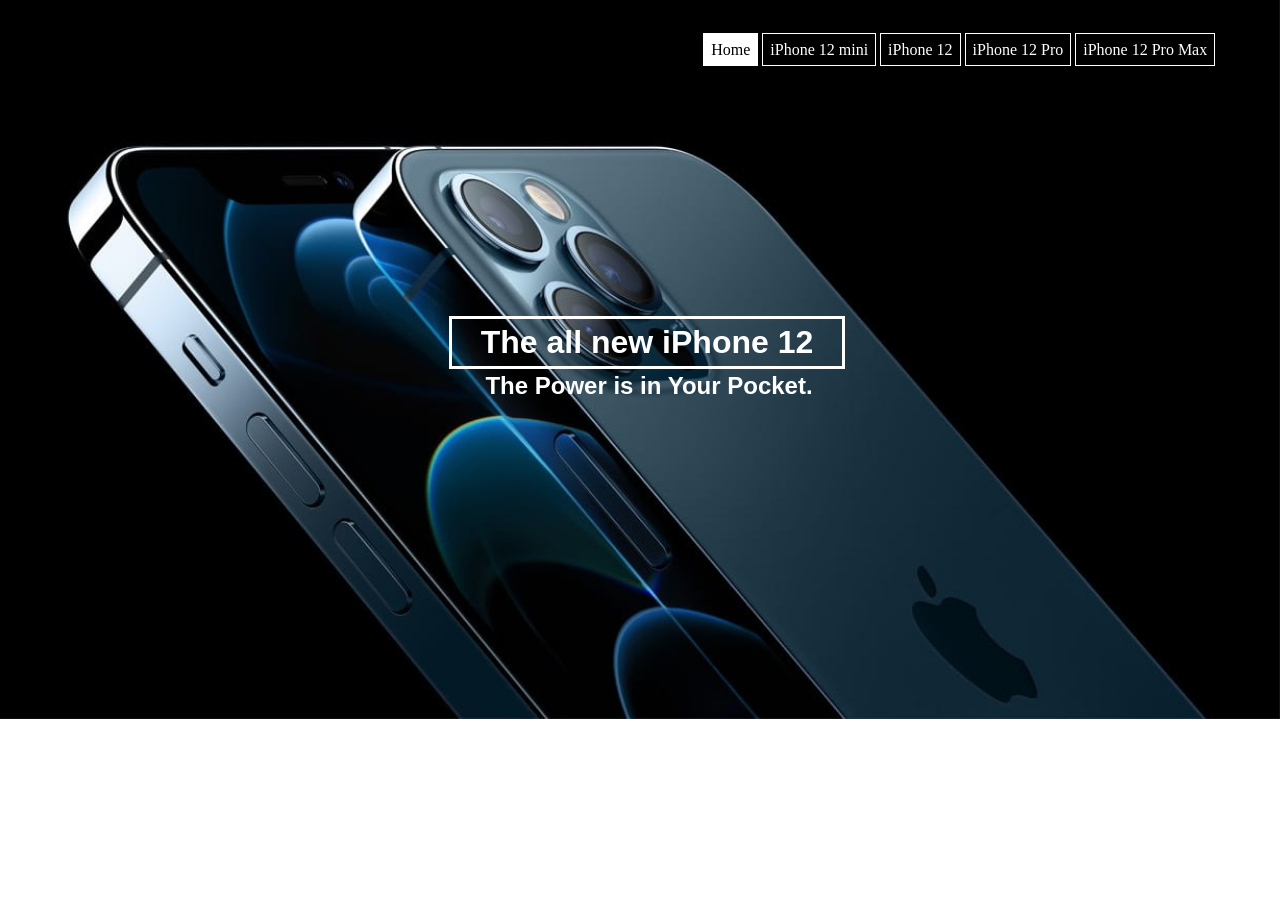
<file: index.html>
<!DOCTYPE html>
<html lang="en">

<head>
    <meta charset="UTF-8">
    <meta name="viewport" content="width=device-width, initial-scale=1.0">
    <title>Apple iPhone 12</title>
    <link rel="stylesheet" type="text/css" href="style.css">
</head>

<body>
    <div class="mainText">
        <h1 class="h1">The all new iPhone 12 </h1><br>
        <h2 class="h2">The Power is in Your Pocket.</h2>
    </div>
    <div class="links">

        <a class="b0" href="#">Home</a>
        <a class="b1" href="iPhone12mini.html">iPhone 12 mini</a>
        <a class="b2" href="iphone12.html">iPhone 12</a>
        <a class="b3" href="iphone12pro.html">iPhone 12 Pro</a>
        <a class="b4" href="iphone12promax.html">iPhone 12 Pro Max</a>

    </div>
</body>

</html>
</file>
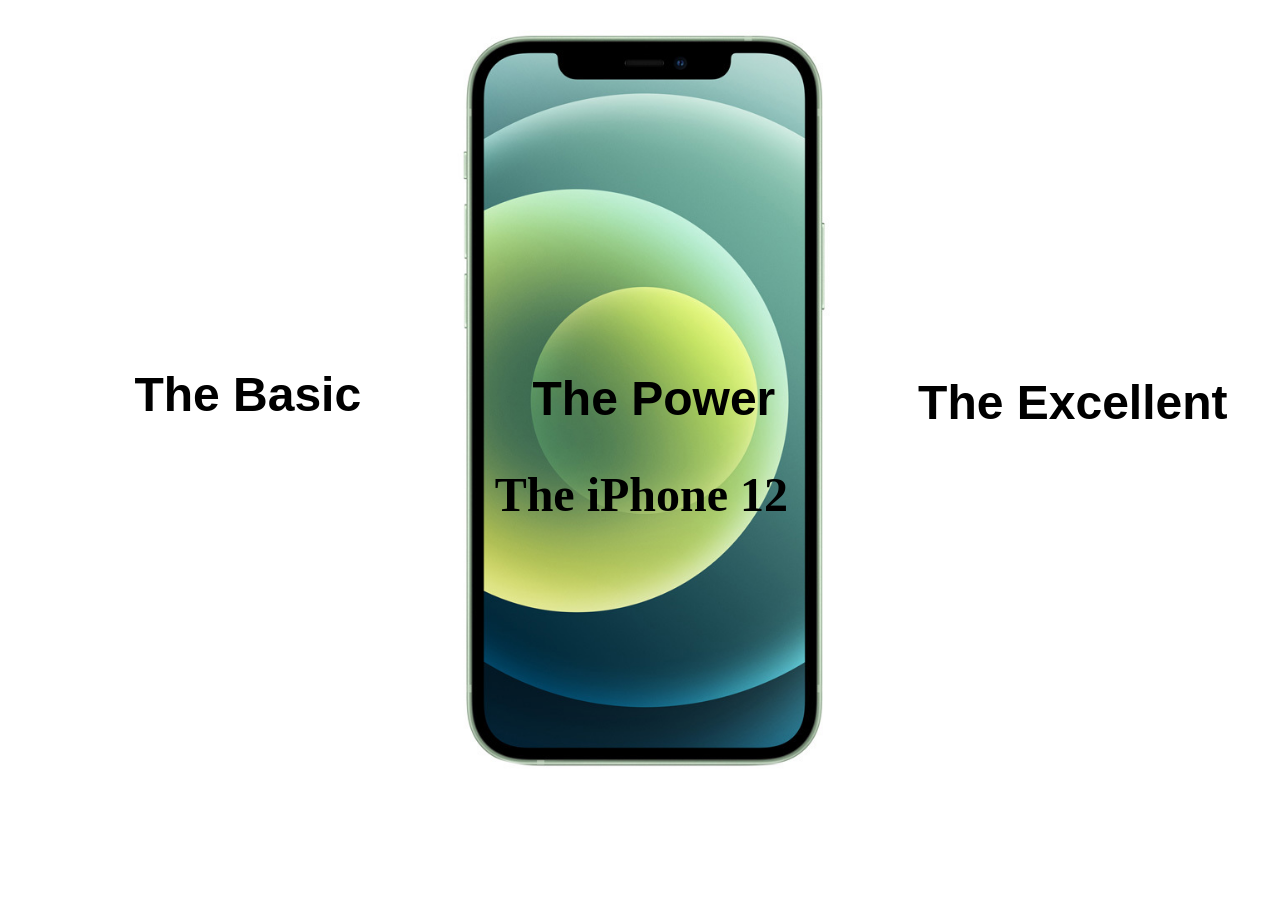
<file: iphone12.html>
<!DOCTYPE html>
<html lang="en">

<head>
    <meta charset="UTF-8">
    <meta name="viewport" content="width=device-width, initial-scale=1.0">
    <title>iPhone 12</title>
</head>
<style>
    body {
        background-image: url(12.jpg);
        background-repeat: no-repeat;
        background-position-x: 50%;
        background-position-y: 6%;
        background-size: 65%;
        background-color: white;
    }
    
    .l1 {
        color: black;
        font-family: 'Gill Sans', 'Gill Sans MT', Calibri, 'Trebuchet MS', sans-serif;
        margin-top: 29%;
        margin-left: 10%;
        font-size: xxx-large;
    }
    
    .l2 {
        color: black;
        font-family: 'Gill Sans', 'Gill Sans MT', Calibri, 'Trebuchet MS', sans-serif;
        margin-top: -8%;
        margin-left: 41.5%;
        font-size: xxx-large;
    }
    
    .l3 {
        color: black;
        font-family: 'Gill Sans', 'Gill Sans MT', Calibri, 'Trebuchet MS', sans-serif;
        margin-top: -8%;
        margin-left: 72%;
        font-size: xxx-large;
    }
    
    .l4 {
        color: black;
        font-family: century gothic;
        margin-top: -1%;
        margin-left: 38.5%;
        font-size: 300%;
    }
</style>

<body>
    <h1 class="l1">The Basic</h1><br>
    <h1 class="l2">The Power</h1><br>
    <h1 class="l3">The Excellent</h1><br>
    <h1 class="l4">The iPhone 12</h1>
</body>

</html>
</file>
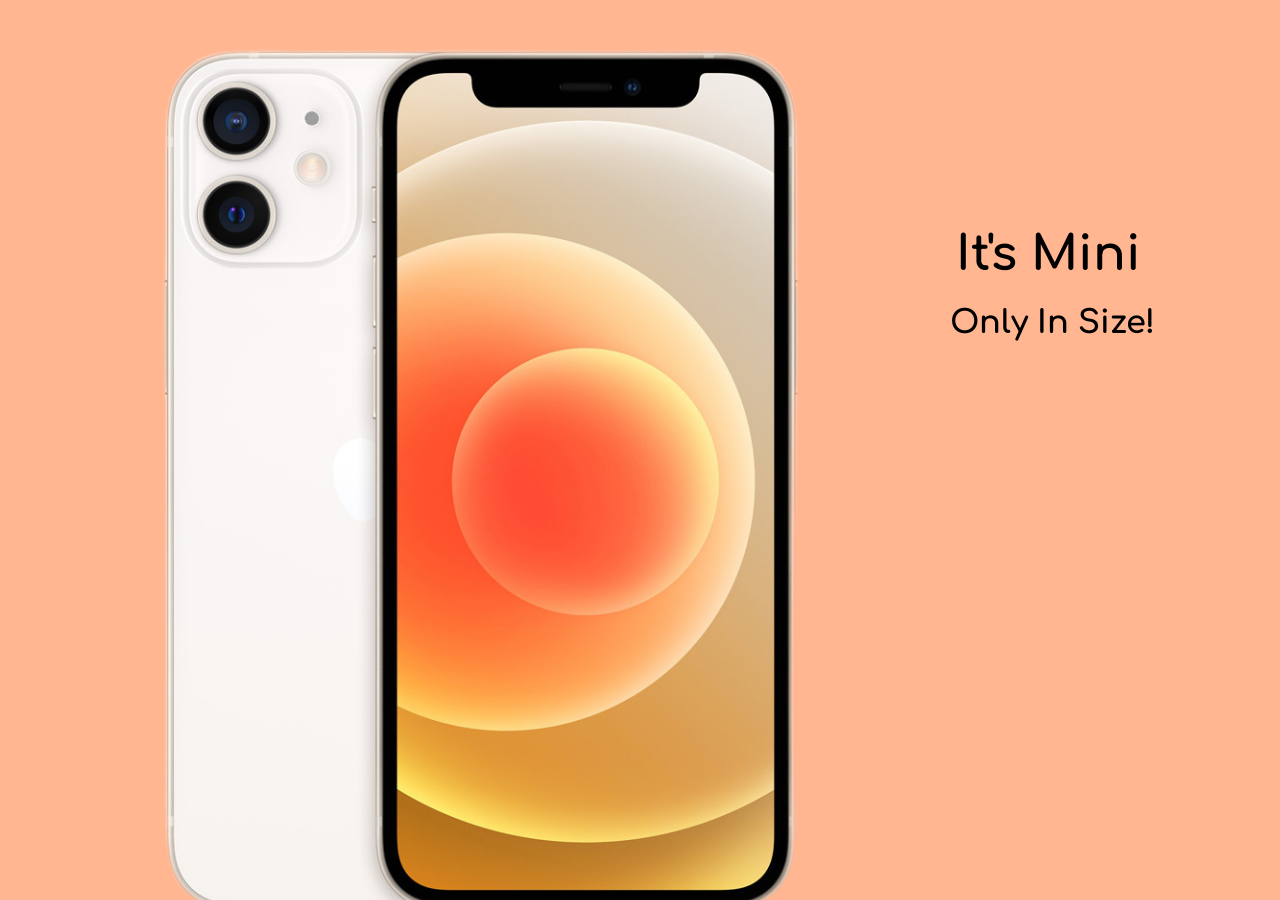
<file: iPhone12mini.html>
<!DOCTYPE html>
<html lang="en">

<head>
    <meta charset="UTF-8">
    <meta name="viewport" content="width=device-width, initial-scale=1.0">
    <title>iPhone 12 Mini</title>
</head>
<link href="https://fonts.googleapis.com/css2?family=Comfortaa:wght@500&display=swap" rel="stylesheet">
<style>
    body {
        background-image: url(mini.png);
        background-repeat: no-repeat;
        background-position: 25% 0% 0% 25%;
        background-size: 75%;
        background-color: #ffb691;
    }
    
    .h1 {
        color: black;
        font-family: 'Comfortaa', cursive;
        margin-top: 18%;
        margin-left: 75%;
        font-size: xxx-large;
        transition: 0.6s ease;
    }
    
    .h2 {
        color: black;
        font-family: 'Comfortaa', cursive;
        margin-top: -2%;
        margin-left: 74.5%;
        font-size: xx-large;
        transition: 0.6s ease;
    }
</style>

<body>
    <h1 class="h1">It's Mini</h1><br>
    <h2 class="h2">Only In Size!</h2>
</body>

</html>
</file>
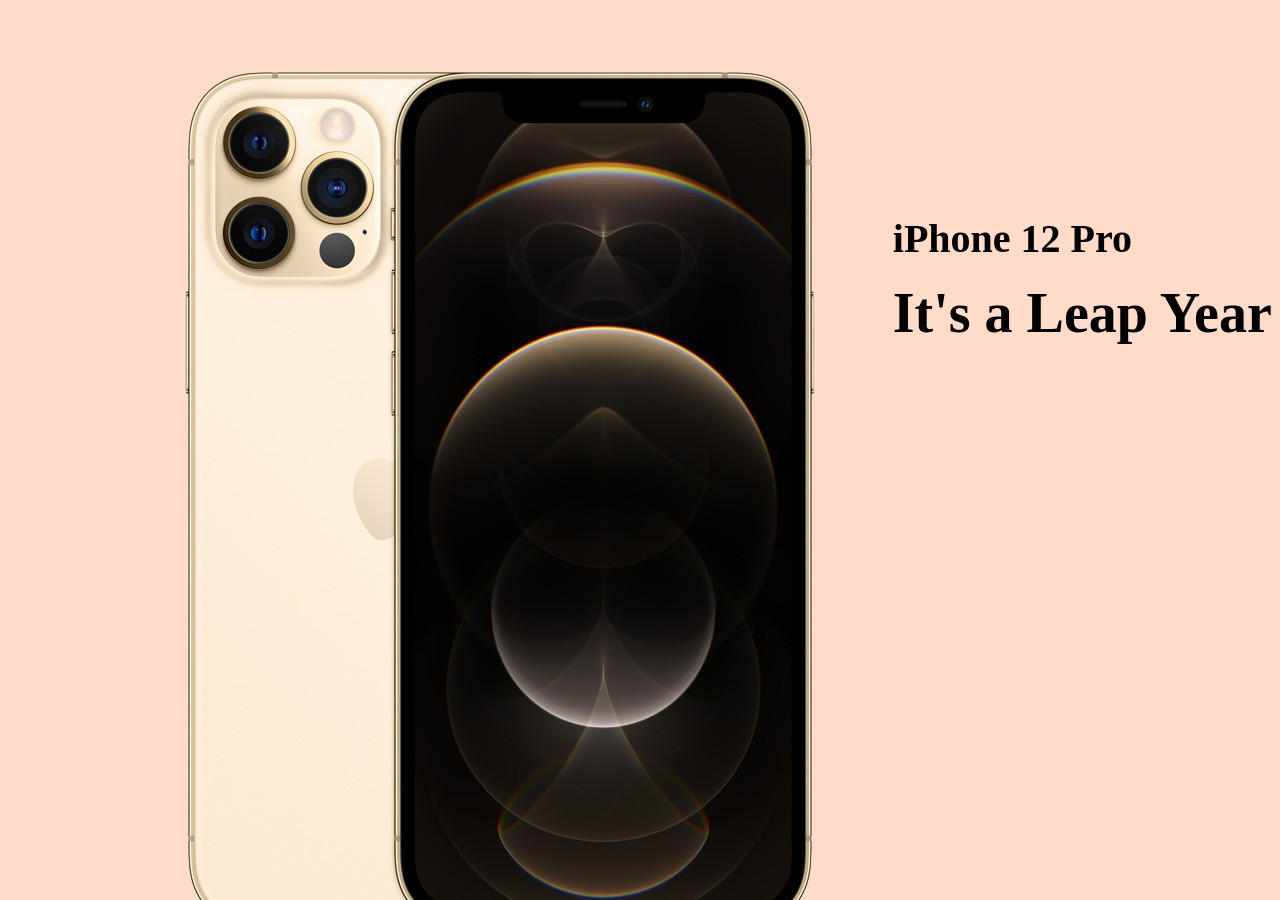
<file: iphone12pro.html>
<!DOCTYPE html>
<html lang="en">

<head>
    <meta charset="UTF-8">
    <meta name="viewport" content="width=device-width, initial-scale=1.0">
    <title>iPhone 12 Pro</title>
</head>
<link href="https://fonts.googleapis.com/css2?family=Comfortaa:wght@500&display=swap" rel="stylesheet">
<style>
    body {
        background-image: url(pro.png);
        background-repeat: no-repeat;
        background-color: #ffdcc9;
    }
    
    .l1 {
        color: black;
        font-family: 'calibri', cursive;
        margin-top: 17%;
        margin-left: 70%;
        font-size: 250%;
    }
    
    .l2 {
        color: black;
        font-family: 'Calibri', cursive;
        margin-top: -2%;
        margin-left: 70%;
        font-size: 350%;
    }
</style>

<body>
    <div>
        <h1 class="l1">iPhone 12 Pro</h1>
    </div>
    <br>
    <div>
        <h1 class="l2">It's a Leap Year</h1>
    </div>
</body>

</html>
</file>
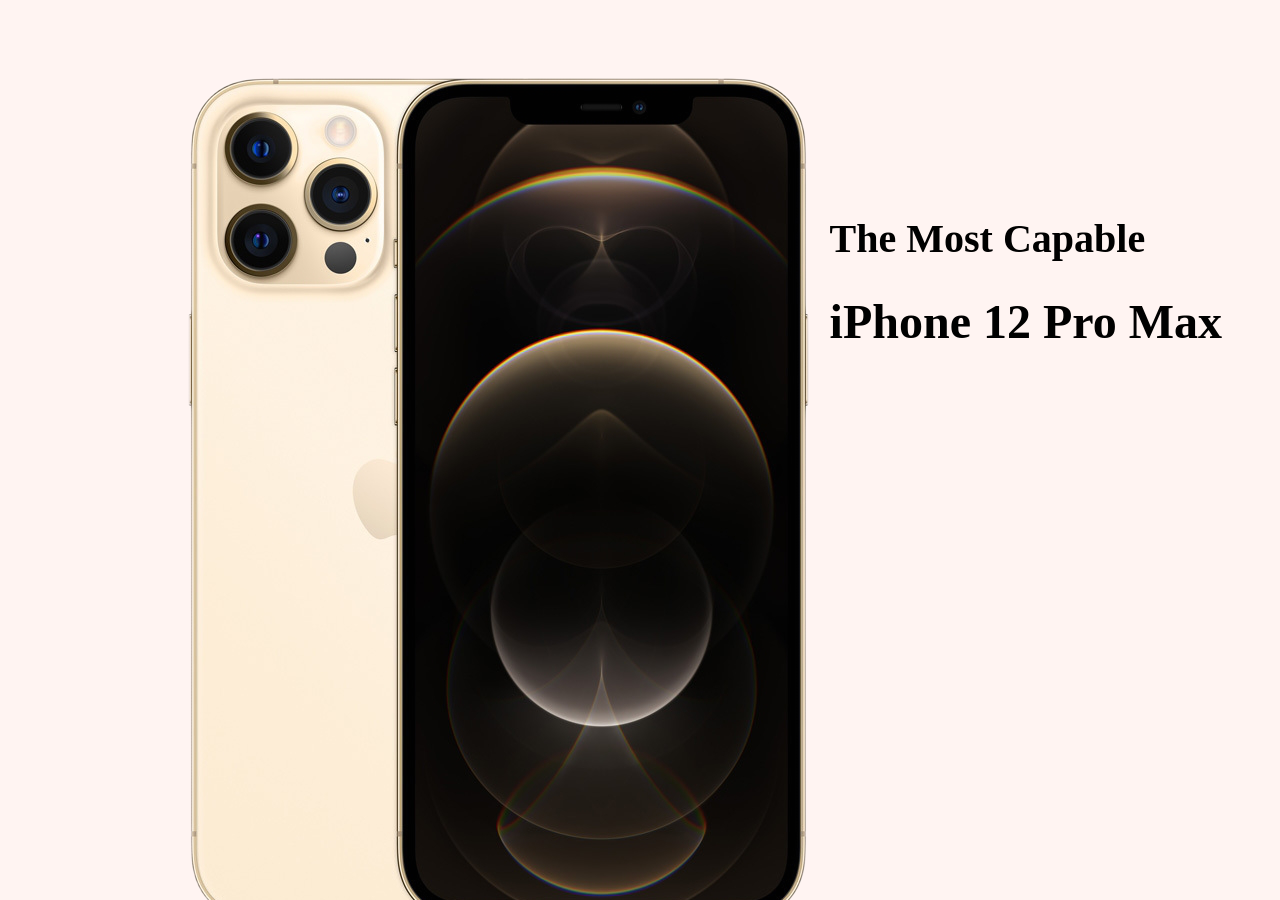
<file: iphone12promax.html>
<!DOCTYPE html>
<html lang="en">

<head>
    <meta charset="UTF-8">
    <meta name="viewport" content="width=device-width, initial-scale=1.0">
    <title>iPhone 12 Pro Max</title>
</head>
<style>
    body {
        background-image: url(promax.png);
        background-repeat: no-repeat;
        background-color: #fff4f2;
    }
    
    .l1 {
        color: black;
        font-family: calibri;
        margin-top: 17%;
        margin-left: 65%;
        font-size: 250%;
    }
    
    .l2 {
        color: black;
        font-family: calibri;
        margin-top: -1%;
        margin-left: 65%;
        font-size: 300%;
    }
</style>

<body>
    <h1 class="l1">The Most Capable</h1><br>
    <h1 class="l2">iPhone 12 Pro Max</h1>
</body>

</html>
</file>
<file: style.css>
* body {
     background-image: url(homeBackground.jpg);
     background-repeat: no-repeat;
     background-size: 100%;
 }
 
 .h1 {
     color: #ffffff;
     font-family: 'Gill Sans', 'Gill Sans MT', Calibri, 'Trebuchet MS', sans-serif;
     padding: 5px 20px;
     margin: 25% 0% 0% 25%;
     border-style: solid;
     width: 70%;
 }
 
 .mainText {
     margin: 25% 0% 0% 25%;
     width: 500px;
     text-align: center;
     vertical-align: 50%;
 }
 
 h1 {
     margin: 20px;
     padding: 10px 0px;
 }
 
 .h2 {
     color: white;
     font-family: 'Gill Sans', 'Gill Sans MT', Calibri, 'Trebuchet MS', sans-serif;
     margin-left: 30%;
     margin-top: -3%;
 }
 
 .links {
     margin-top: -30%;
     margin-left: 55%;
     transition: 0.6s ease;
 }
 
 .links :hover {
     color: black;
     background-color: white;
 }

a {
     text-decoration: none
}
 
 .b0 {
     color: black;
     background-color: white;
     font-family: century gothic;
     border-style: solid;
     border-color: white;
     border-width: 1px;
     padding: 7px;
     transition: 0.6s ease;
 }
 
 .b1 {
     color: white;
     font-family: century gothic;
     border-style: solid;
     border-color: white;
     border-width: 1px;
     padding: 7px;
     transition: 0.6s ease;
 }
 
 .b2 {
     color: white;
     font-family: century gothic;
     border-style: solid;
     border-color: white;
     border-width: 1px;
     padding: 7px;
     transition: 0.6s ease;
 }
 
 .b3 {
     color: white;
     font-family: century gothic;
     border-style: solid;
     border-color: white;
     border-width: 1px;
     padding: 7px;
     transition: 0.6s ease;
 }
 
 .b4 {
     color: white;
     font-family: century gothic;
     border-style: solid;
     border-color: white;
     border-width: 1px;
     padding: 7px;
     transition: 0.6s ease;
 }
</file>
